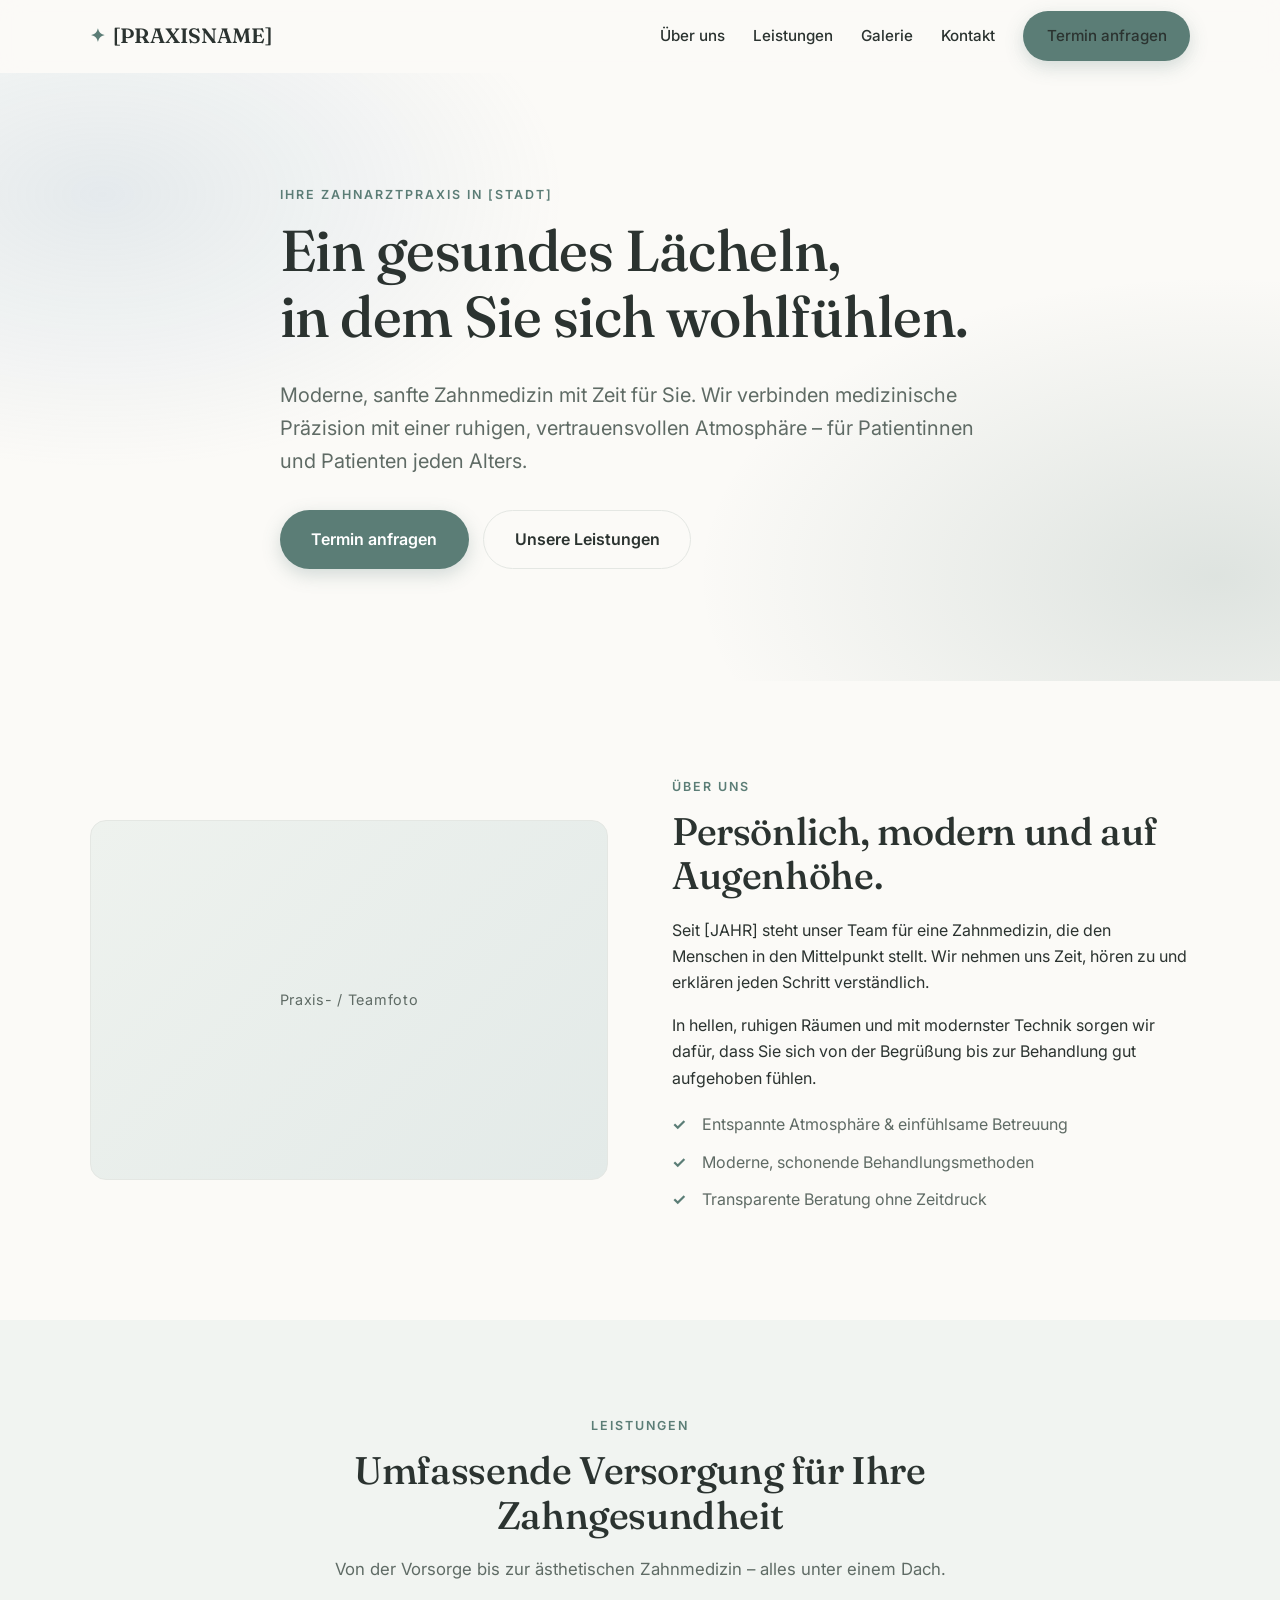
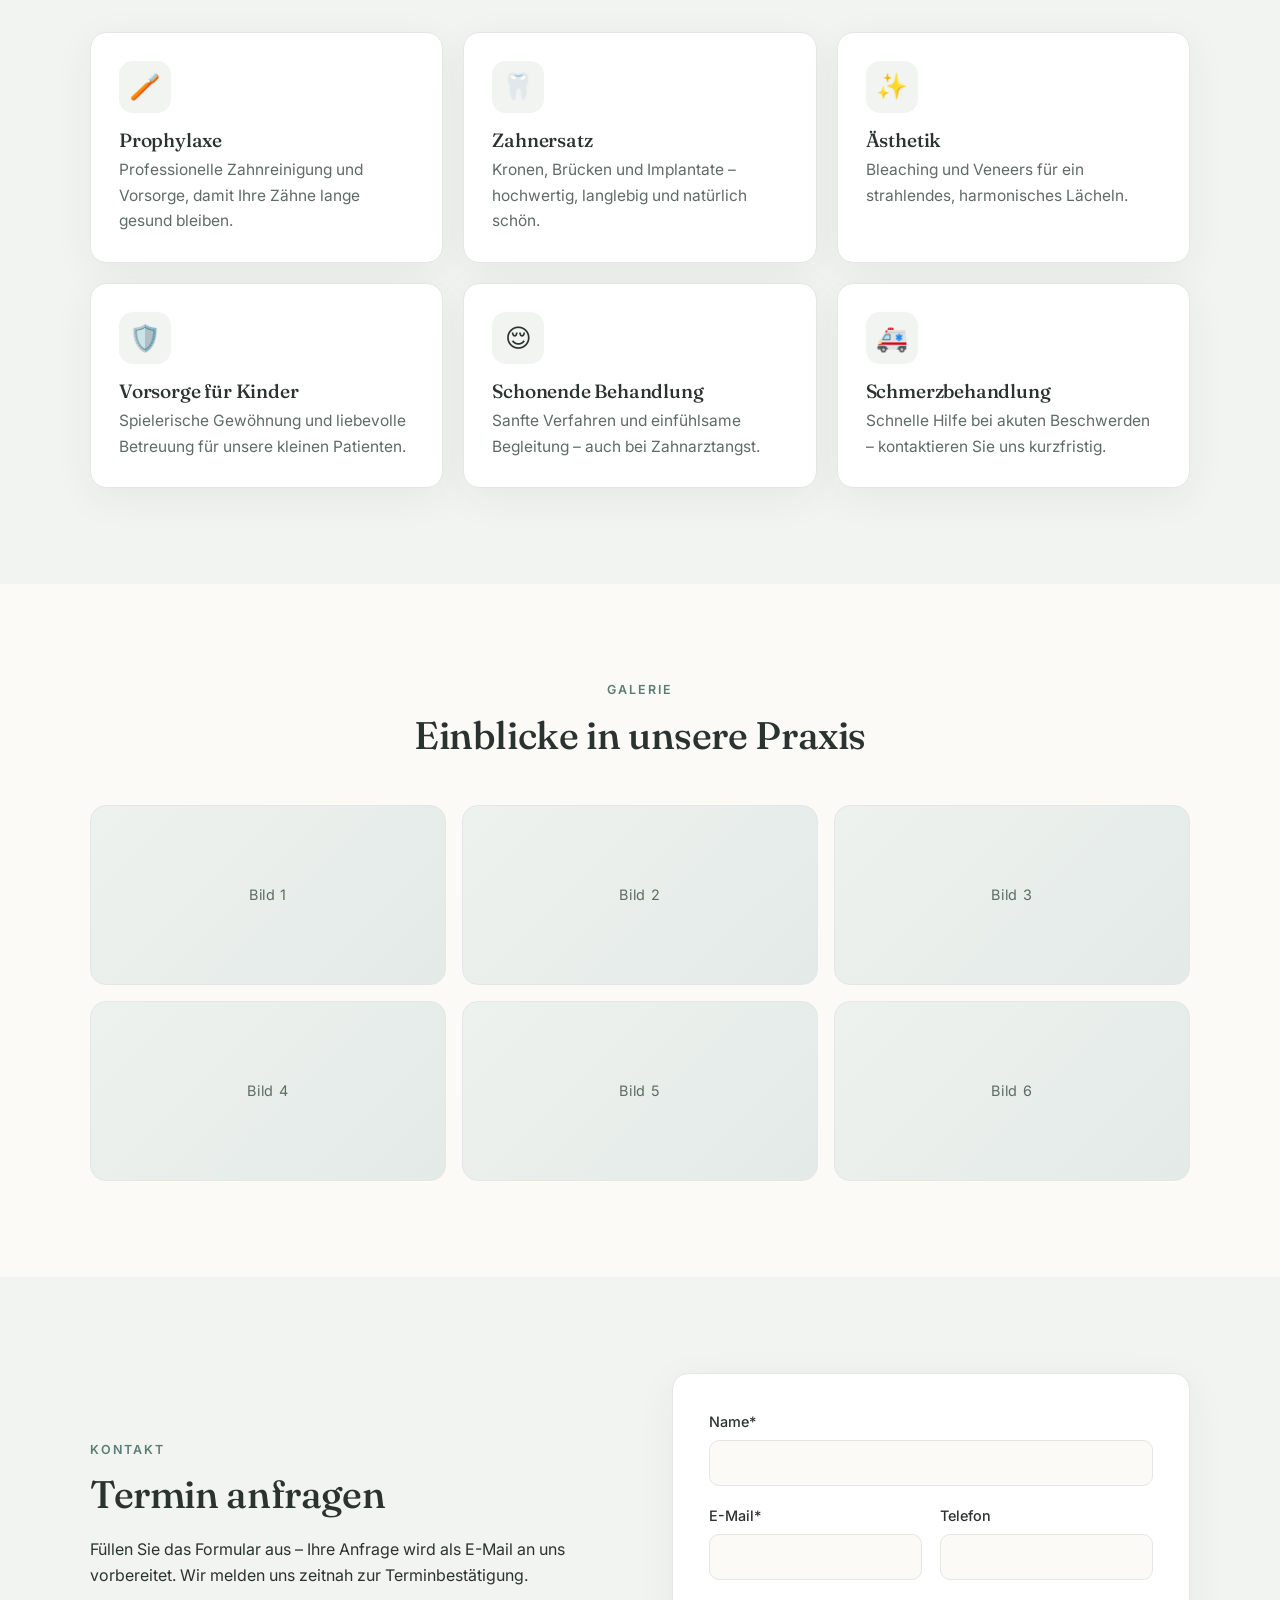
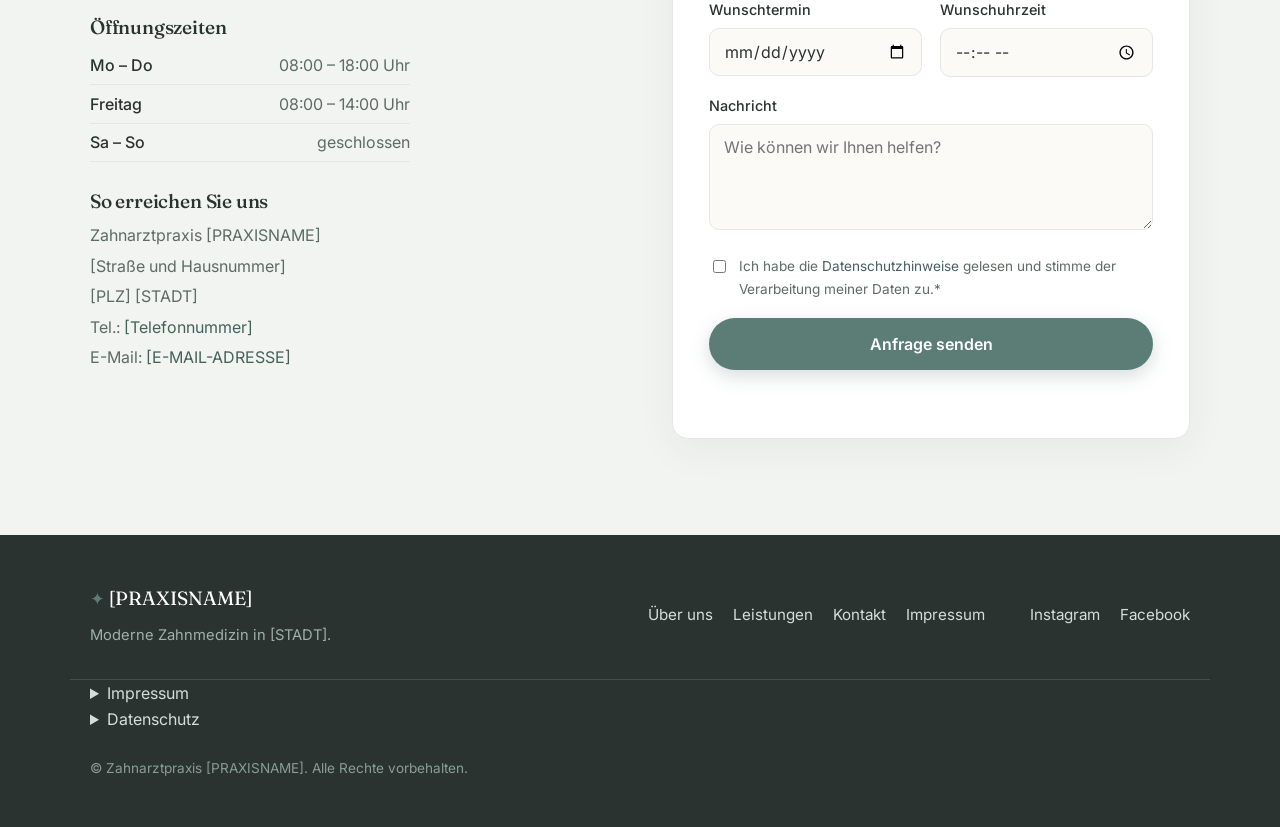
<file: index.html>
<!DOCTYPE html>
<html lang="de">
<head>
	<meta charset="UTF-8" />
	<meta name="viewport" content="width=device-width, initial-scale=1.0" />

	<!-- ============================================================= -->
	<!-- SEO / META  ·  Passe Titel und Beschreibung an deine Praxis an -->
	<!-- ============================================================= -->
	<title>Zahnarztpraxis [PRAXISNAME] – Moderne Zahnmedizin in [STADT]</title>
	<meta name="description" content="Zahnarztpraxis [PRAXISNAME] in [STADT]: moderne, sanfte Zahnmedizin. Prophylaxe, Zahnersatz und Ästhetik. Jetzt unkompliziert einen Termin anfragen." />
	<meta name="theme-color" content="#5b7d76" />

	<!-- Open Graph (Vorschau beim Teilen in sozialen Netzwerken) -->
	<meta property="og:title" content="Zahnarztpraxis [PRAXISNAME]" />
	<meta property="og:description" content="Moderne, sanfte Zahnmedizin in [STADT]." />
	<meta property="og:type" content="website" />
	<!-- <meta property="og:image" content="assets/images/og-bild.jpg" /> -->

	<link rel="stylesheet" href="css/styles.css" />

	<!-- Schriftart (optional anpassen oder lokal einbinden) -->
	<link rel="preconnect" href="https://fonts.googleapis.com" />
	<link rel="preconnect" href="https://fonts.gstatic.com" crossorigin />
	<link href="https://fonts.googleapis.com/css2?family=Fraunces:opsz,wght@9..144,400;9..144,500;9..144,600&family=Inter:wght@400;500;600&display=swap" rel="stylesheet" />
</head>
<body>

	<!-- ============================================================= -->
	<!-- HEADER / NAVIGATION                                            -->
	<!-- ============================================================= -->
	<header class="site-header" id="top">
		<div class="container header-inner">
			<!-- LOGO-PLATZHALTER: ersetze den Text durch dein Logo, z. B.
			     <img src="assets/images/logo.svg" alt="[PRAXISNAME]" /> -->
			<a href="#top" class="logo" aria-label="Zur Startseite">
				<span class="logo-mark" aria-hidden="true">✦</span>
				<span class="logo-text">[PRAXISNAME]</span>
			</a>

			<nav class="main-nav" id="main-nav" aria-label="Hauptnavigation">
				<a href="#ueber-uns">Über uns</a>
				<a href="#leistungen">Leistungen</a>
				<a href="#galerie">Galerie</a>
				<a href="#kontakt">Kontakt</a>
				<a href="#kontakt" class="btn btn-primary nav-cta">Termin anfragen</a>
			</nav>

			<button class="nav-toggle" id="nav-toggle" aria-expanded="false" aria-controls="main-nav" aria-label="Menü öffnen">
				<span></span><span></span><span></span>
			</button>
		</div>
	</header>

	<main>

		<!-- ========================================================= -->
		<!-- HERO                                                       -->
		<!-- ========================================================= -->
		<section class="hero" id="start">
			<div class="container hero-inner reveal">
				<p class="eyebrow">Ihre Zahnarztpraxis in [STADT]</p>
				<!-- SLOGAN-PLATZHALTER -->
				<h1>Ein gesundes Lächeln,<br />in dem Sie sich wohlfühlen.</h1>
				<p class="hero-lead">
					<!-- INTRO-PLATZHALTER -->
					Moderne, sanfte Zahnmedizin mit Zeit für Sie. Wir verbinden
					medizinische Präzision mit einer ruhigen, vertrauensvollen
					Atmosphäre – für Patientinnen und Patienten jeden Alters.
				</p>
				<div class="hero-actions">
					<a href="#kontakt" class="btn btn-primary btn-lg">Termin anfragen</a>
					<a href="#leistungen" class="btn btn-ghost btn-lg">Unsere Leistungen</a>
				</div>
			</div>
		</section>

		<!-- ========================================================= -->
		<!-- ÜBER UNS                                                   -->
		<!-- ========================================================= -->
		<section class="section" id="ueber-uns">
			<div class="container split reveal">
				<div class="split-media">
					<!-- BILD-PLATZHALTER: Team-/Praxisfoto
					     <img src="assets/images/team.jpg" alt="Unser Team" /> -->
					<div class="img-placeholder" aria-hidden="true">Praxis- / Teamfoto</div>
				</div>
				<div class="split-text">
					<p class="eyebrow">Über uns</p>
					<h2>Persönlich, modern und auf Augenhöhe.</h2>
					<!-- TEXT-PLATZHALTER -->
					<p>
						Seit [JAHR] steht unser Team für eine Zahnmedizin, die den
						Menschen in den Mittelpunkt stellt. Wir nehmen uns Zeit, hören
						zu und erklären jeden Schritt verständlich.
					</p>
					<p>
						In hellen, ruhigen Räumen und mit modernster Technik sorgen wir
						dafür, dass Sie sich von der Begrüßung bis zur Behandlung gut
						aufgehoben fühlen.
					</p>
					<ul class="check-list">
						<li>Entspannte Atmosphäre &amp; einfühlsame Betreuung</li>
						<li>Moderne, schonende Behandlungsmethoden</li>
						<li>Transparente Beratung ohne Zeitdruck</li>
					</ul>
				</div>
			</div>
		</section>

		<!-- ========================================================= -->
		<!-- LEISTUNGEN                                                 -->
		<!-- ========================================================= -->
		<section class="section section-alt" id="leistungen">
			<div class="container">
				<div class="section-head reveal">
					<p class="eyebrow">Leistungen</p>
					<h2>Umfassende Versorgung für Ihre Zahngesundheit</h2>
					<p class="section-sub">Von der Vorsorge bis zur ästhetischen Zahnmedizin – alles unter einem Dach.</p>
				</div>

				<!-- LEISTUNGS-CARDS: Inhalte frei anpassbar -->
				<div class="card-grid reveal">
					<article class="card">
						<div class="card-icon" aria-hidden="true">🪥</div>
						<h3>Prophylaxe</h3>
						<p>Professionelle Zahnreinigung und Vorsorge, damit Ihre Zähne lange gesund bleiben.</p>
					</article>
					<article class="card">
						<div class="card-icon" aria-hidden="true">🦷</div>
						<h3>Zahnersatz</h3>
						<p>Kronen, Brücken und Implantate – hochwertig, langlebig und natürlich schön.</p>
					</article>
					<article class="card">
						<div class="card-icon" aria-hidden="true">✨</div>
						<h3>Ästhetik</h3>
						<p>Bleaching und Veneers für ein strahlendes, harmonisches Lächeln.</p>
					</article>
					<article class="card">
						<div class="card-icon" aria-hidden="true">🛡️</div>
						<h3>Vorsorge für Kinder</h3>
						<p>Spielerische Gewöhnung und liebevolle Betreuung für unsere kleinen Patienten.</p>
					</article>
					<article class="card">
						<div class="card-icon" aria-hidden="true">😌</div>
						<h3>Schonende Behandlung</h3>
						<p>Sanfte Verfahren und einfühlsame Begleitung – auch bei Zahnarztangst.</p>
					</article>
					<article class="card">
						<div class="card-icon" aria-hidden="true">🚑</div>
						<h3>Schmerzbehandlung</h3>
						<p>Schnelle Hilfe bei akuten Beschwerden – kontaktieren Sie uns kurzfristig.</p>
					</article>
				</div>
			</div>
		</section>

		<!-- ========================================================= -->
		<!-- GALERIE                                                    -->
		<!-- ========================================================= -->
		<section class="section" id="galerie">
			<div class="container">
				<div class="section-head reveal">
					<p class="eyebrow">Galerie</p>
					<h2>Einblicke in unsere Praxis</h2>
				</div>
				<!-- GALERIE-PLATZHALTER: ersetze die Boxen durch <img>-Tags,
				     z. B. <img src="assets/images/praxis-1.jpg" alt="Empfang" /> -->
				<div class="gallery reveal">
					<div class="img-placeholder" aria-hidden="true">Bild 1</div>
					<div class="img-placeholder" aria-hidden="true">Bild 2</div>
					<div class="img-placeholder" aria-hidden="true">Bild 3</div>
					<div class="img-placeholder" aria-hidden="true">Bild 4</div>
					<div class="img-placeholder" aria-hidden="true">Bild 5</div>
					<div class="img-placeholder" aria-hidden="true">Bild 6</div>
				</div>
			</div>
		</section>

		<!-- ========================================================= -->
		<!-- KONTAKT & TERMINANFRAGE                                    -->
		<!-- ========================================================= -->
		<section class="section section-alt" id="kontakt">
			<div class="container split reveal">

				<div class="split-text">
					<p class="eyebrow">Kontakt</p>
					<h2>Termin anfragen</h2>
					<p>Füllen Sie das Formular aus – Ihre Anfrage wird als E-Mail an uns vorbereitet. Wir melden uns zeitnah zur Terminbestätigung.</p>

					<div class="info-block">
						<h3>Öffnungszeiten</h3>
						<!-- ÖFFNUNGSZEITEN-PLATZHALTER -->
						<dl class="hours">
							<div><dt>Mo – Do</dt><dd>08:00 – 18:00 Uhr</dd></div>
							<div><dt>Freitag</dt><dd>08:00 – 14:00 Uhr</dd></div>
							<div><dt>Sa – So</dt><dd>geschlossen</dd></div>
						</dl>
					</div>

					<div class="info-block">
						<h3>So erreichen Sie uns</h3>
						<!-- ADRESS-/KONTAKT-PLATZHALTER -->
						<address>
							Zahnarztpraxis [PRAXISNAME]<br />
							[Straße und Hausnummer]<br />
							[PLZ] [STADT]<br />
							Tel.: <a href="tel:+49000000000">[Telefonnummer]</a><br />
							E-Mail: <a href="mailto:[E-MAIL-ADRESSE]">[E-MAIL-ADRESSE]</a>
						</address>
					</div>
				</div>

				<div class="split-form">
					<!-- =================================================== -->
					<!-- KONTAKTFORMULAR                                      -->
					<!-- Dieses Formular sendet die Anfrage direkt über       -->
					<!-- Formspree. Tragen Sie Ihre Endpoint-URL in action ein. -->
					<!-- =================================================== -->
					<form id="appointment-form" class="form" action="https://formspree.io/f/xdavydow" method="POST" novalidate>
						<input type="hidden" name="_subject" value="Neue Terminanfrage über die Website" />
						<input type="text" name="_gotcha" style="display:none" tabindex="-1" autocomplete="off" aria-hidden="true" />
						<div class="field">
							<label for="name">Name<span aria-hidden="true">*</span></label>
							<input type="text" id="name" name="name" autocomplete="name" required />
						</div>
						<div class="field-row">
							<div class="field">
								<label for="email">E-Mail<span aria-hidden="true">*</span></label>
								<input type="email" id="email" name="email" autocomplete="email" required />
							</div>
							<div class="field">
								<label for="phone">Telefon</label>
								<input type="tel" id="phone" name="phone" autocomplete="tel" />
							</div>
						</div>
						<div class="field-row">
							<div class="field">
								<label for="date">Wunschtermin</label>
								<input type="date" id="date" name="date" />
							</div>
							<div class="field">
								<label for="time">Wunschuhrzeit</label>
								<input type="time" id="time" name="time" />
							</div>
						</div>
						<div class="field">
							<label for="message">Nachricht</label>
							<textarea id="message" name="message" rows="4" placeholder="Wie können wir Ihnen helfen?"></textarea>
						</div>
						<div class="field field-check">
							<input type="checkbox" id="privacy" name="privacy" required />
							<label for="privacy">Ich habe die <a href="#datenschutz">Datenschutzhinweise</a> gelesen und stimme der Verarbeitung meiner Daten zu.<span aria-hidden="true">*</span></label>
						</div>
						<button type="submit" class="btn btn-primary btn-lg btn-block">Anfrage senden</button>
						<p class="form-status" id="form-status" role="status" aria-live="polite"></p>
					</form>
				</div>

			</div>
		</section>
	</main>

	<!-- ============================================================= -->
	<!-- FOOTER                                                        -->
	<!-- ============================================================= -->
	<footer class="site-footer">
		<div class="container footer-inner">
			<div class="footer-brand">
				<span class="logo-mark" aria-hidden="true">✦</span>
				<span class="logo-text">[PRAXISNAME]</span>
				<p>Moderne Zahnmedizin in [STADT].</p>
			</div>
			<nav class="footer-nav" aria-label="Footer-Navigation">
				<a href="#ueber-uns">Über uns</a>
				<a href="#leistungen">Leistungen</a>
				<a href="#kontakt">Kontakt</a>
				<a href="#impressum">Impressum</a>
			</nav>
			<!-- SOCIAL MEDIA (optional): Links anpassen oder entfernen -->
			<div class="footer-social" aria-label="Soziale Netzwerke">
				<a href="#" aria-label="Instagram">Instagram</a>
				<a href="#" aria-label="Facebook">Facebook</a>
			</div>
		</div>

		<!-- ========================================================= -->
		<!-- IMPRESSUM (integriert)  ·  Pflichtangaben anpassen!        -->
		<!-- ========================================================= -->
		<div class="container legal" id="impressum">
			<details>
				<summary>Impressum</summary>
				<div class="legal-body">
					<!-- IMPRESSUM-PLATZHALTER (Angaben gemäß § 5 DDG / § 18 MStV) -->
					<p><strong>Angaben gemäß § 5 DDG</strong></p>
					<p>
						Zahnarztpraxis [PRAXISNAME]<br />
						[Inhaber/in: Dr. Vorname Nachname]<br />
						[Straße und Hausnummer]<br />
						[PLZ] [STADT]
					</p>
					<p>
						<strong>Kontakt</strong><br />
						Telefon: [Telefonnummer]<br />
						E-Mail: [E-MAIL-ADRESSE]
					</p>
					<p>
						<strong>Berufsbezeichnung &amp; berufsrechtliche Regelungen</strong><br />
						Berufsbezeichnung: Zahnärztin/Zahnarzt (verliehen in Deutschland)<br />
						Zuständige Zahnärztekammer: [Kammer]<br />
						Kassenzahnärztliche Vereinigung: [KZV]
					</p>
					<p>
						<strong>Verantwortlich für den Inhalt (§ 18 Abs. 2 MStV)</strong><br />
						[Name], [Adresse wie oben]
					</p>
				</div>
			</details>
			<details id="datenschutz">
				<summary>Datenschutz</summary>
				<div class="legal-body">
					<!-- DATENSCHUTZ-PLATZHALTER: vollständige Datenschutzerklärung ergänzen -->
					<p>Hier folgt Ihre Datenschutzerklärung gemäß DSGVO. [PLATZHALTER]</p>
				</div>
			</details>
			<p class="copyright">&copy; <span id="year"></span> Zahnarztpraxis [PRAXISNAME]. Alle Rechte vorbehalten.</p>
		</div>
	</footer>

	<script src="js/script.js" defer></script>
</body>
</html>
</file>
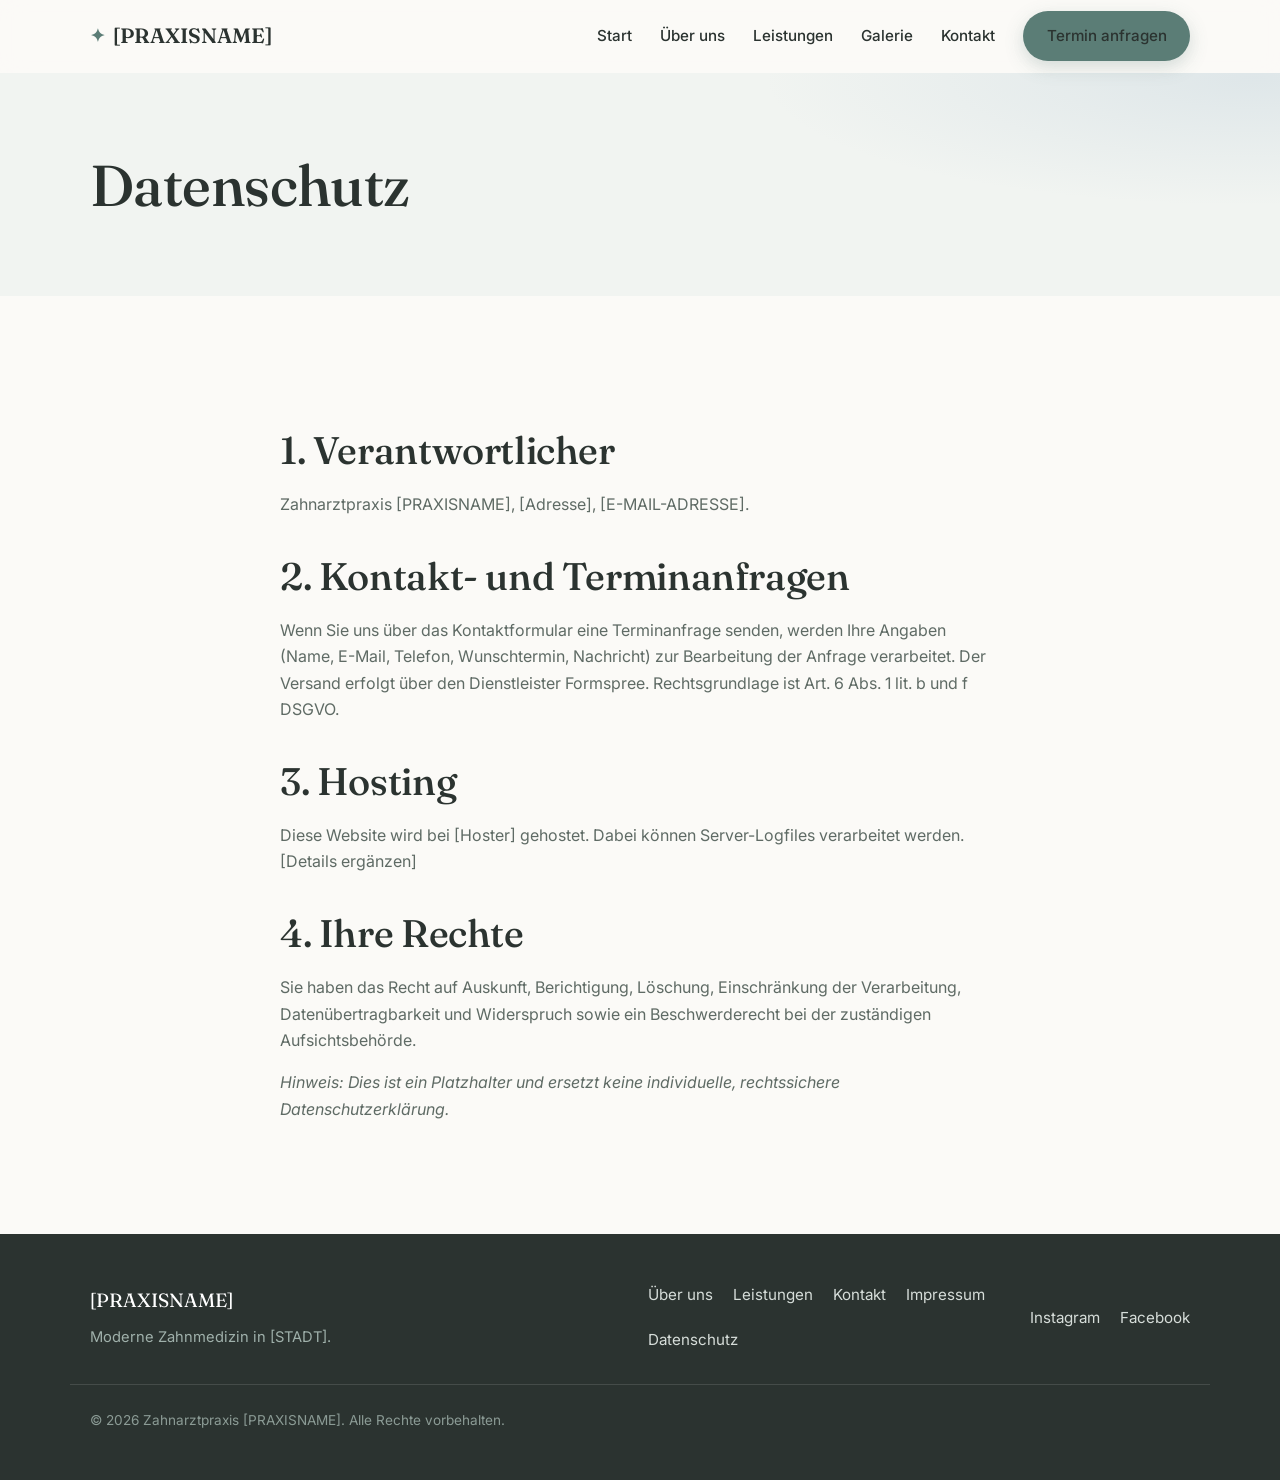
<file: datenschutz.html>
<!DOCTYPE html>
<html lang="de">
<head>
	<meta charset="UTF-8" />
	<meta name="viewport" content="width=device-width, initial-scale=1.0" />
	<title>Datenschutz – Zahnarztpraxis [PRAXISNAME]</title>
	<meta name="description" content="Datenschutzerklärung der Zahnarztpraxis [PRAXISNAME]." />
	<meta name="robots" content="noindex" />
	<meta name="theme-color" content="#5b7d76" />
	<link rel="stylesheet" href="css/styles.css" />
	<link rel="preconnect" href="https://fonts.googleapis.com" />
	<link rel="preconnect" href="https://fonts.gstatic.com" crossorigin />
	<link href="https://fonts.googleapis.com/css2?family=Fraunces:opsz,wght@9..144,400;9..144,500;9..144,600&family=Inter:wght@400;500;600&display=swap" rel="stylesheet" />
</head>
<body>
	<div class="scroll-progress" aria-hidden="true"></div>
	<header class="site-header" id="top">
		<div class="container header-inner">
			<a href="index.html" class="logo" aria-label="Zur Startseite"><span class="logo-mark" aria-hidden="true">✦</span><span class="logo-text">[PRAXISNAME]</span></a>
			<nav class="main-nav" id="main-nav" aria-label="Hauptnavigation">
				<a href="index.html">Start</a>
				<a href="ueber-uns.html">Über uns</a>
				<a href="leistungen.html">Leistungen</a>
				<a href="galerie.html">Galerie</a>
				<a href="kontakt.html">Kontakt</a>
				<a href="kontakt.html" class="btn btn-primary nav-cta">Termin anfragen</a>
			</nav>
			<button class="nav-toggle" id="nav-toggle" aria-expanded="false" aria-controls="main-nav" aria-label="Menü öffnen"><span></span><span></span><span></span></button>
		</div>
	</header>

	<main>
		<section class="page-hero">
			<div class="container">
				<h1 data-animate="fade-up">Datenschutz</h1>
			</div>
		</section>
		<section class="section">
			<div class="container legal-page" data-animate="fade-up">
				<!-- DATENSCHUTZ-PLATZHALTER: vollständige, rechtssichere Erklärung ergänzen.
				     Tipp: einen Datenschutz-Generator nutzen und an die Praxis anpassen. -->
				<h2>1. Verantwortlicher</h2>
				<p>Zahnarztpraxis [PRAXISNAME], [Adresse], [E-MAIL-ADRESSE].</p>
				<h2>2. Kontakt- und Terminanfragen</h2>
				<p>Wenn Sie uns über das Kontaktformular eine Terminanfrage senden, werden Ihre Angaben (Name, E-Mail, Telefon, Wunschtermin, Nachricht) zur Bearbeitung der Anfrage verarbeitet. Der Versand erfolgt über den Dienstleister Formspree. Rechtsgrundlage ist Art. 6 Abs. 1 lit. b und f DSGVO.</p>
				<h2>3. Hosting</h2>
				<p>Diese Website wird bei [Hoster] gehostet. Dabei können Server-Logfiles verarbeitet werden. [Details ergänzen]</p>
				<h2>4. Ihre Rechte</h2>
				<p>Sie haben das Recht auf Auskunft, Berichtigung, Löschung, Einschränkung der Verarbeitung, Datenübertragbarkeit und Widerspruch sowie ein Beschwerderecht bei der zuständigen Aufsichtsbehörde.</p>
				<p><em>Hinweis: Dies ist ein Platzhalter und ersetzt keine individuelle, rechtssichere Datenschutzerklärung.</em></p>
			</div>
		</section>
	</main>

	<footer class="site-footer">
		<div class="container footer-inner">
			<div class="footer-brand"><span class="logo-text">[PRAXISNAME]</span><p>Moderne Zahnmedizin in [STADT].</p></div>
			<nav class="footer-nav" aria-label="Footer-Navigation"><a href="ueber-uns.html">Über uns</a><a href="leistungen.html">Leistungen</a><a href="kontakt.html">Kontakt</a><a href="impressum.html">Impressum</a><a href="datenschutz.html">Datenschutz</a></nav>
			<div class="footer-social" aria-label="Soziale Netzwerke"><a href="#" aria-label="Instagram">Instagram</a><a href="#" aria-label="Facebook">Facebook</a></div>
		</div>
		<div class="container"><p class="copyright">&copy; <span data-year></span> Zahnarztpraxis [PRAXISNAME]. Alle Rechte vorbehalten.</p></div>
	</footer>
	<script src="js/script.js" defer></script>
</body>
</html>
</file>
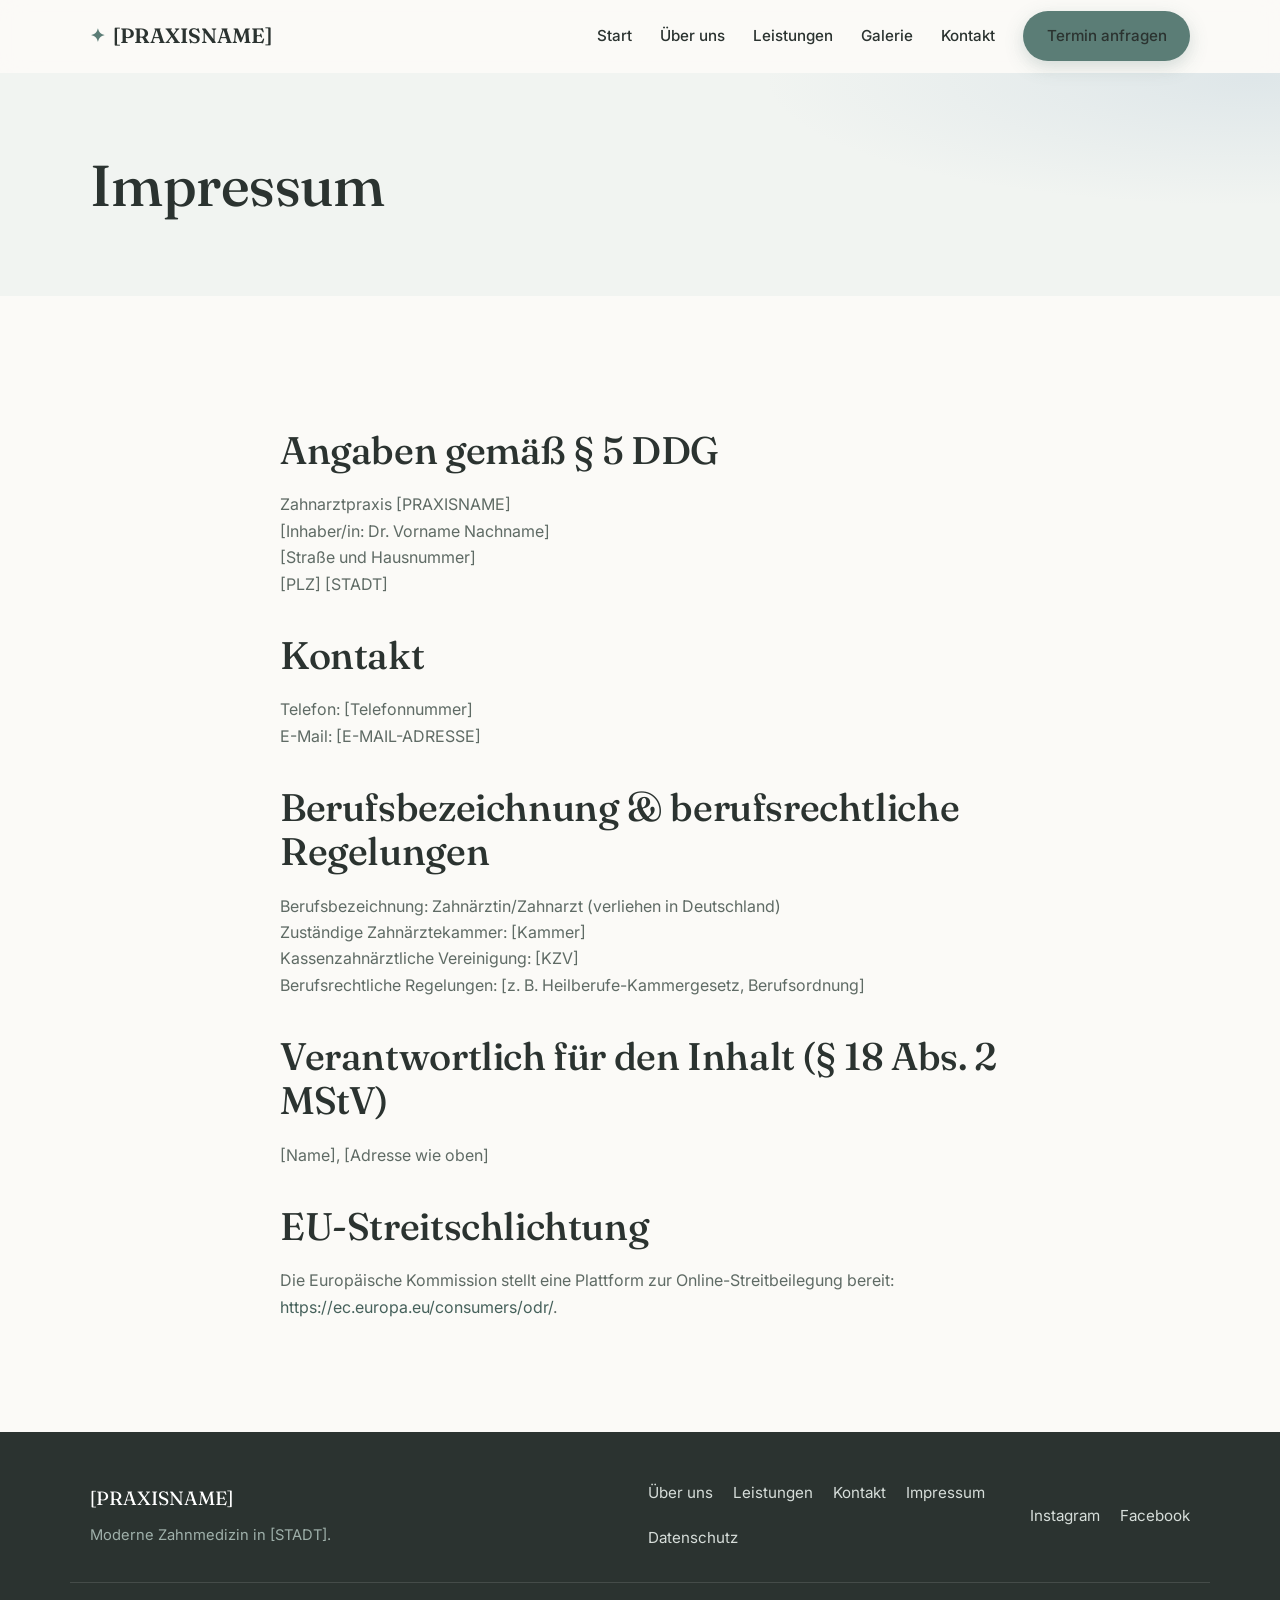
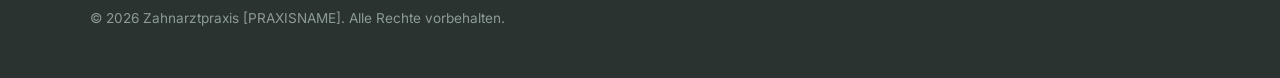
<file: impressum.html>
<!DOCTYPE html>
<html lang="de">
<head>
	<meta charset="UTF-8" />
	<meta name="viewport" content="width=device-width, initial-scale=1.0" />
	<title>Impressum – Zahnarztpraxis [PRAXISNAME]</title>
	<meta name="description" content="Impressum der Zahnarztpraxis [PRAXISNAME]." />
	<meta name="robots" content="noindex" />
	<meta name="theme-color" content="#5b7d76" />
	<link rel="stylesheet" href="css/styles.css" />
	<link rel="preconnect" href="https://fonts.googleapis.com" />
	<link rel="preconnect" href="https://fonts.gstatic.com" crossorigin />
	<link href="https://fonts.googleapis.com/css2?family=Fraunces:opsz,wght@9..144,400;9..144,500;9..144,600&family=Inter:wght@400;500;600&display=swap" rel="stylesheet" />
</head>
<body>
	<div class="scroll-progress" aria-hidden="true"></div>
	<header class="site-header" id="top">
		<div class="container header-inner">
			<a href="index.html" class="logo" aria-label="Zur Startseite"><span class="logo-mark" aria-hidden="true">✦</span><span class="logo-text">[PRAXISNAME]</span></a>
			<nav class="main-nav" id="main-nav" aria-label="Hauptnavigation">
				<a href="index.html">Start</a>
				<a href="ueber-uns.html">Über uns</a>
				<a href="leistungen.html">Leistungen</a>
				<a href="galerie.html">Galerie</a>
				<a href="kontakt.html">Kontakt</a>
				<a href="kontakt.html" class="btn btn-primary nav-cta">Termin anfragen</a>
			</nav>
			<button class="nav-toggle" id="nav-toggle" aria-expanded="false" aria-controls="main-nav" aria-label="Menü öffnen"><span></span><span></span><span></span></button>
		</div>
	</header>

	<main>
		<section class="page-hero">
			<div class="container">
				<h1 data-animate="fade-up">Impressum</h1>
			</div>
		</section>
		<section class="section">
			<div class="container legal-page" data-animate="fade-up">
				<!-- IMPRESSUM-PLATZHALTER (Angaben gemäß § 5 DDG / § 18 MStV) -->
				<h2>Angaben gemäß § 5 DDG</h2>
				<p>Zahnarztpraxis [PRAXISNAME]<br />[Inhaber/in: Dr. Vorname Nachname]<br />[Straße und Hausnummer]<br />[PLZ] [STADT]</p>
				<h2>Kontakt</h2>
				<p>Telefon: [Telefonnummer]<br />E-Mail: [E-MAIL-ADRESSE]</p>
				<h2>Berufsbezeichnung &amp; berufsrechtliche Regelungen</h2>
				<p>Berufsbezeichnung: Zahnärztin/Zahnarzt (verliehen in Deutschland)<br />Zuständige Zahnärztekammer: [Kammer]<br />Kassenzahnärztliche Vereinigung: [KZV]<br />Berufsrechtliche Regelungen: [z. B. Heilberufe-Kammergesetz, Berufsordnung]</p>
				<h2>Verantwortlich für den Inhalt (§ 18 Abs. 2 MStV)</h2>
				<p>[Name], [Adresse wie oben]</p>
				<h2>EU-Streitschlichtung</h2>
				<p>Die Europäische Kommission stellt eine Plattform zur Online-Streitbeilegung bereit: <a href="https://ec.europa.eu/consumers/odr/" rel="noopener">https://ec.europa.eu/consumers/odr/</a>.</p>
			</div>
		</section>
	</main>

	<footer class="site-footer">
		<div class="container footer-inner">
			<div class="footer-brand"><span class="logo-text">[PRAXISNAME]</span><p>Moderne Zahnmedizin in [STADT].</p></div>
			<nav class="footer-nav" aria-label="Footer-Navigation"><a href="ueber-uns.html">Über uns</a><a href="leistungen.html">Leistungen</a><a href="kontakt.html">Kontakt</a><a href="impressum.html">Impressum</a><a href="datenschutz.html">Datenschutz</a></nav>
			<div class="footer-social" aria-label="Soziale Netzwerke"><a href="#" aria-label="Instagram">Instagram</a><a href="#" aria-label="Facebook">Facebook</a></div>
		</div>
		<div class="container"><p class="copyright">&copy; <span data-year></span> Zahnarztpraxis [PRAXISNAME]. Alle Rechte vorbehalten.</p></div>
	</footer>
	<script src="js/script.js" defer></script>
</body>
</html>
</file>
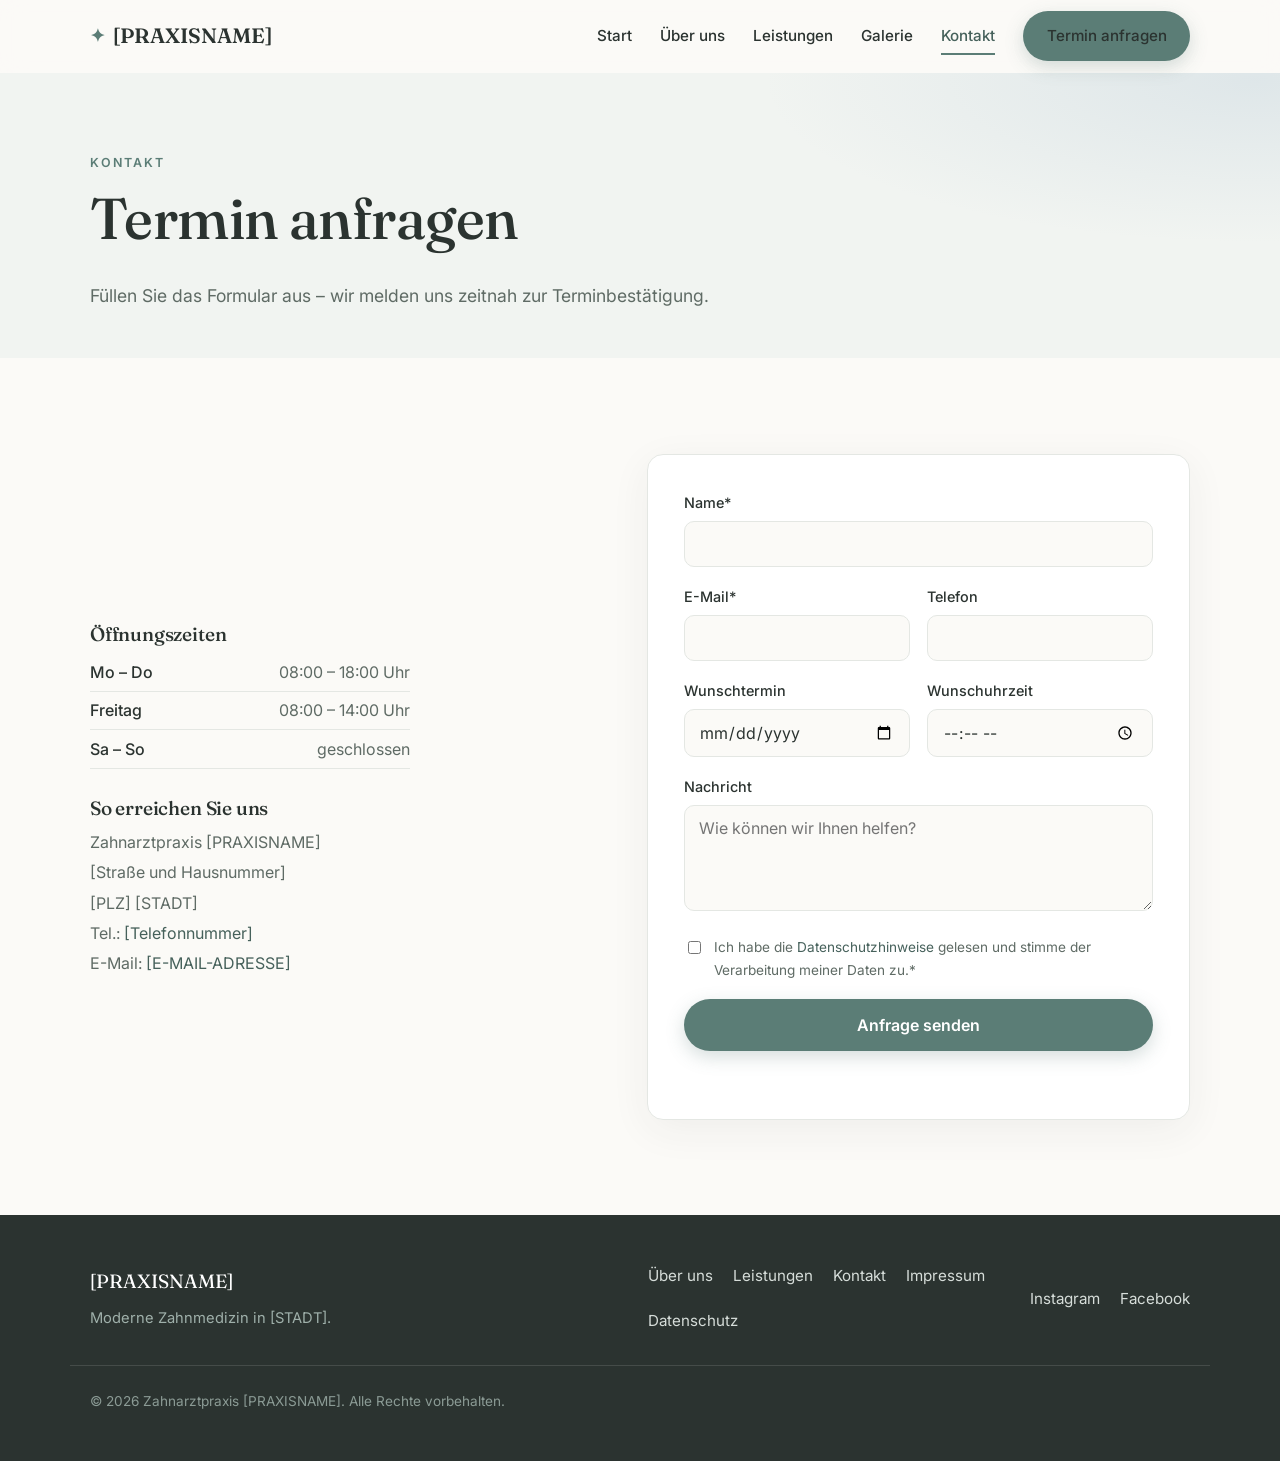
<file: kontakt.html>
<!DOCTYPE html>
<html lang="de">
<head>
	<meta charset="UTF-8" />
	<meta name="viewport" content="width=device-width, initial-scale=1.0" />
	<title>Kontakt &amp; Termin – Zahnarztpraxis [PRAXISNAME]</title>
	<meta name="description" content="Termin anfragen, Öffnungszeiten und Anfahrt der Zahnarztpraxis [PRAXISNAME] in [STADT]." />
	<meta name="theme-color" content="#5b7d76" />
	<link rel="stylesheet" href="css/styles.css" />
	<link rel="preconnect" href="https://fonts.googleapis.com" />
	<link rel="preconnect" href="https://fonts.gstatic.com" crossorigin />
	<link href="https://fonts.googleapis.com/css2?family=Fraunces:opsz,wght@9..144,400;9..144,500;9..144,600&family=Inter:wght@400;500;600&display=swap" rel="stylesheet" />
</head>
<body>
	<div class="scroll-progress" aria-hidden="true"></div>
	<header class="site-header" id="top">
		<div class="container header-inner">
			<a href="index.html" class="logo" aria-label="Zur Startseite"><span class="logo-mark" aria-hidden="true">✦</span><span class="logo-text">[PRAXISNAME]</span></a>
			<nav class="main-nav" id="main-nav" aria-label="Hauptnavigation">
				<a href="index.html">Start</a>
				<a href="ueber-uns.html">Über uns</a>
				<a href="leistungen.html">Leistungen</a>
				<a href="galerie.html">Galerie</a>
				<a href="kontakt.html" aria-current="page">Kontakt</a>
				<a href="kontakt.html" class="btn btn-primary nav-cta">Termin anfragen</a>
			</nav>
			<button class="nav-toggle" id="nav-toggle" aria-expanded="false" aria-controls="main-nav" aria-label="Menü öffnen"><span></span><span></span><span></span></button>
		</div>
	</header>

	<main>
		<section class="page-hero">
			<div class="container">
				<p class="eyebrow" data-animate="fade-up">Kontakt</p>
				<h1 data-animate="fade-up" data-delay="1">Termin anfragen</h1>
				<p class="lead" data-animate="fade-up" data-delay="2">Füllen Sie das Formular aus – wir melden uns zeitnah zur Terminbestätigung.</p>
			</div>
		</section>

		<section class="section contact">
			<div class="container split">
				<div class="split-text" data-animate="fade-right">
					<div class="info-block">
						<h3>Öffnungszeiten</h3>
						<!-- ÖFFNUNGSZEITEN-PLATZHALTER -->
						<dl class="hours">
							<div><dt>Mo – Do</dt><dd>08:00 – 18:00 Uhr</dd></div>
							<div><dt>Freitag</dt><dd>08:00 – 14:00 Uhr</dd></div>
							<div><dt>Sa – So</dt><dd>geschlossen</dd></div>
						</dl>
					</div>
					<div class="info-block">
						<h3>So erreichen Sie uns</h3>
						<!-- ADRESS-/KONTAKT-PLATZHALTER -->
						<address>
							Zahnarztpraxis [PRAXISNAME]<br />
							[Straße und Hausnummer]<br />
							[PLZ] [STADT]<br />
							Tel.: <a href="tel:+49000000000">[Telefonnummer]</a><br />
							E-Mail: <a href="mailto:[E-MAIL-ADRESSE]">[E-MAIL-ADRESSE]</a>
						</address>
					</div>
					<!-- KARTE (optional): Google-Maps-Embed hier einfügen -->
				</div>

				<div class="split-form" data-animate="fade-left">
					<!-- ============================================================ -->
					<!-- TERMINFORMULAR über FORMSPREE                                 -->
					<!-- 1) Kostenloses Konto auf https://formspree.io anlegen        -->
					<!-- 2) Neues Formular erstellen → du erhältst eine Endpoint-URL  -->
					<!--    der Form: https://formspree.io/f/abcdwxyz                  -->
					<!-- 3) Die ID unten im action-Attribut ersetzen                  -->
					<!-- ============================================================ -->
					<form id="appointment-form" class="form"
						action="https://formspree.io/f/xdavydow"
						method="POST" novalidate>

						<!-- Betreff der E-Mail (optional anpassbar) -->
						<input type="hidden" name="_subject" value="Neue Terminanfrage über die Website" />

						<div class="field">
							<label for="name">Name<span aria-hidden="true">*</span></label>
							<input type="text" id="name" name="name" autocomplete="name" required />
						</div>
						<div class="field-row">
							<div class="field">
								<label for="email">E-Mail<span aria-hidden="true">*</span></label>
								<!-- name="email" sorgt dafür, dass Formspree direkt antworten kann -->
								<input type="email" id="email" name="email" autocomplete="email" required />
							</div>
							<div class="field">
								<label for="phone">Telefon</label>
								<input type="tel" id="phone" name="phone" autocomplete="tel" />
							</div>
						</div>
						<div class="field-row">
							<div class="field">
								<label for="date">Wunschtermin</label>
								<input type="date" id="date" name="wunschtermin" />
							</div>
							<div class="field">
								<label for="time">Wunschuhrzeit</label>
								<input type="time" id="time" name="wunschuhrzeit" />
							</div>
						</div>
						<div class="field">
							<label for="message">Nachricht</label>
							<textarea id="message" name="message" rows="4" placeholder="Wie können wir Ihnen helfen?"></textarea>
						</div>
						<div class="field field-check">
							<input type="checkbox" id="privacy" name="datenschutz_akzeptiert" required />
							<label for="privacy">Ich habe die <a href="datenschutz.html">Datenschutzhinweise</a> gelesen und stimme der Verarbeitung meiner Daten zu.<span aria-hidden="true">*</span></label>
						</div>

						<!-- Honeypot gegen Spam (von Formspree unterstützt) -->
						<input type="text" name="_gotcha" style="display:none" tabindex="-1" autocomplete="off" aria-hidden="true" />

						<button type="submit" class="btn btn-primary btn-lg btn-block">Anfrage senden</button>
						<p class="form-status" id="form-status" role="status" aria-live="polite"></p>
					</form>
				</div>
			</div>
		</section>
	</main>

	<footer class="site-footer">
		<div class="container footer-inner">
			<div class="footer-brand"><span class="logo-text">[PRAXISNAME]</span><p>Moderne Zahnmedizin in [STADT].</p></div>
			<nav class="footer-nav" aria-label="Footer-Navigation"><a href="ueber-uns.html">Über uns</a><a href="leistungen.html">Leistungen</a><a href="kontakt.html">Kontakt</a><a href="impressum.html">Impressum</a><a href="datenschutz.html">Datenschutz</a></nav>
			<div class="footer-social" aria-label="Soziale Netzwerke"><a href="#" aria-label="Instagram">Instagram</a><a href="#" aria-label="Facebook">Facebook</a></div>
		</div>
		<div class="container"><p class="copyright">&copy; <span data-year></span> Zahnarztpraxis [PRAXISNAME]. Alle Rechte vorbehalten.</p></div>
	</footer>
	<script src="js/script.js" defer></script>
</body>
</html>
</file>
<file: css/styles.css>
/* =================================================================
   Zahnarztpraxis [PRAXISNAME] – Stylesheet (Mehrseiten-Website)
   Mobile-First · Modern · Minimalistisch · Salbeigrün
   ----------------------------------------------------------------
   Farben & Schriften zentral über die CSS-Variablen unten anpassbar.
   ================================================================= */

:root {
	/* ---- Farbpalette ---- */
	--color-bg: #fbfaf7;
	--color-surface: #ffffff;
	--color-surface-alt: #f1f4f1;
	--color-text: #2b3330;
	--color-muted: #5f6b65;
	--color-primary: #5b7d76;
	--color-primary-dark: #46615b;
	--color-accent: #8aa9c4;
	--color-border: #e4e7e3;

	/* ---- Typografie ---- */
	--font-head: "Fraunces", Georgia, "Times New Roman", serif;
	--font-body: "Inter", system-ui, -apple-system, "Segoe UI", Roboto, sans-serif;

	/* ---- Layout ---- */
	--maxw: 1140px;
	--radius: 16px;
	--radius-sm: 10px;
	--shadow: 0 10px 40px rgba(43, 51, 48, 0.06);
	--shadow-hover: 0 16px 50px rgba(43, 51, 48, 0.12);
	--ease: cubic-bezier(0.22, 1, 0.36, 1);
	--header-h: 72px;
}

*, *::before, *::after { box-sizing: border-box; }
html { scroll-behavior: smooth; scroll-padding-top: var(--header-h); }
body {
	margin: 0;
	font-family: var(--font-body);
	color: var(--color-text);
	background: var(--color-bg);
	line-height: 1.65;
	-webkit-font-smoothing: antialiased;
	text-rendering: optimizeLegibility;
	overflow-x: hidden;
}
img { max-width: 100%; display: block; }
a { color: var(--color-primary-dark); text-decoration: none; }
a:hover { text-decoration: underline; }
h1, h2, h3 {
	font-family: var(--font-head);
	font-weight: 500;
	line-height: 1.15;
	color: var(--color-text);
	margin: 0 0 0.5em;
	letter-spacing: -0.01em;
}
h1 { font-size: clamp(2.1rem, 5vw, 3.6rem); }
h2 { font-size: clamp(1.6rem, 3.5vw, 2.4rem); }
h3 { font-size: 1.2rem; }
p { margin: 0 0 1rem; }

.container {
	width: 100%;
	max-width: var(--maxw);
	margin: 0 auto;
	padding: 0 1.25rem;
}
.eyebrow {
	text-transform: uppercase;
	letter-spacing: 0.16em;
	font-size: 0.78rem;
	font-weight: 600;
	color: var(--color-primary);
	margin-bottom: 0.75rem;
}

/* =================================================================
   SCROLL-FORTSCHRITTSBALKEN
   ================================================================= */
.scroll-progress {
	position: fixed;
	top: 0; left: 0;
	height: 3px;
	width: 100%;
	transform: scaleX(0);
	transform-origin: 0 50%;
	background: linear-gradient(90deg, var(--color-primary), var(--color-accent));
	z-index: 100;
	will-change: transform;
}

/* =================================================================
   BUTTONS
   ================================================================= */
.btn {
	display: inline-flex;
	align-items: center;
	justify-content: center;
	gap: 0.5rem;
	font-family: var(--font-body);
	font-weight: 600;
	font-size: 0.95rem;
	padding: 0.7rem 1.4rem;
	border-radius: 999px;
	border: 1px solid transparent;
	cursor: pointer;
	transition: transform 0.35s var(--ease), background 0.35s var(--ease),
		box-shadow 0.35s var(--ease), color 0.35s var(--ease);
	text-decoration: none;
	white-space: nowrap;
}
.btn:hover { text-decoration: none; }
.btn-primary {
	position: relative; overflow: hidden; isolation: isolate;
	background: var(--color-primary);
	color: #fff;
	box-shadow: 0 6px 18px rgba(91, 125, 118, 0.25);
}
.btn-primary::after {
	content: ""; position: absolute; top: 0; left: -160%;
	width: 60%; height: 100%;
	background: linear-gradient(120deg, transparent, rgba(255,255,255,0.4), transparent);
	transform: skewX(-20deg); transition: left 0.8s var(--ease); z-index: -1;
}
.btn-primary:hover { background: var(--color-primary-dark); transform: translateY(-2px); box-shadow: 0 10px 26px rgba(91,125,118,0.32); }
.btn-primary:hover::after { left: 160%; }
.btn-ghost {
	position: relative; overflow: hidden; isolation: isolate;
	background: transparent; color: var(--color-text); border-color: var(--color-border);
}
.btn-ghost::before {
	content: ""; position: absolute; inset: 0; background: var(--color-surface-alt);
	transform: scaleX(0); transform-origin: left; transition: transform 0.45s var(--ease); z-index: -1;
}
.btn-ghost:hover { border-color: var(--color-primary); color: var(--color-primary-dark); transform: translateY(-2px); }
.btn-ghost:hover::before { transform: scaleX(1); }
.btn-lg { padding: 0.95rem 1.9rem; font-size: 1rem; }
.btn-block { width: 100%; }

/* =================================================================
   HEADER / NAVIGATION
   ================================================================= */
.site-header {
	position: sticky; top: 0; z-index: 50;
	background: rgba(251, 250, 247, 0.85);
	backdrop-filter: saturate(180%) blur(12px);
	border-bottom: 1px solid transparent;
	transition: border-color 0.3s var(--ease), box-shadow 0.3s var(--ease);
}
.site-header.scrolled { border-color: var(--color-border); box-shadow: 0 4px 20px rgba(43,51,48,0.04); }
.header-inner { display: flex; align-items: center; justify-content: space-between; height: var(--header-h); }
.logo { display: inline-flex; align-items: center; gap: 0.5rem; font-family: var(--font-head); font-size: 1.3rem; font-weight: 600; color: var(--color-text); }
.logo:hover { text-decoration: none; }
.logo-mark { color: var(--color-primary); font-size: 1.1rem; }

.main-nav { display: flex; align-items: center; gap: 1.75rem; }
.main-nav a { color: var(--color-text); font-weight: 500; font-size: 0.95rem; position: relative; }
.main-nav a:not(.nav-cta) { padding: 0.25rem 0; }
.main-nav a:not(.nav-cta)::after {
	content: ""; position: absolute; left: 0; bottom: -2px; width: 0; height: 2px;
	background: var(--color-primary); transition: width 0.3s var(--ease);
}
.main-nav a:not(.nav-cta):hover { text-decoration: none; }
.main-nav a:not(.nav-cta):hover::after,
.main-nav a[aria-current="page"]::after { width: 100%; }
.main-nav a[aria-current="page"] { color: var(--color-primary-dark); }
.nav-cta, .nav-cta:hover { color: #fff; }

.nav-toggle { display: none; flex-direction: column; justify-content: center; gap: 5px; width: 44px; height: 44px; padding: 0; background: transparent; border: none; cursor: pointer; }
.nav-toggle span { display: block; width: 24px; height: 2px; background: var(--color-text); border-radius: 2px; transition: transform 0.3s var(--ease), opacity 0.3s var(--ease); }
.nav-toggle[aria-expanded="true"] span:nth-child(1) { transform: translateY(7px) rotate(45deg); }
.nav-toggle[aria-expanded="true"] span:nth-child(2) { opacity: 0; }
.nav-toggle[aria-expanded="true"] span:nth-child(3) { transform: translateY(-7px) rotate(-45deg); }

/* =================================================================
   HERO (Startseite) & PAGE-HERO (Unterseiten)
   ================================================================= */
.hero { position: relative; overflow: hidden; padding: clamp(3.5rem, 9vw, 7rem) 0; }
.hero::before {
	content: ""; position: absolute; inset: -25%;
	background:
		radial-gradient(40% 50% at 22% 30%, rgba(138,169,196,0.20), transparent 60%),
		radial-gradient(45% 55% at 80% 72%, rgba(91,125,118,0.18), transparent 60%);
	animation: heroDrift 20s ease-in-out infinite alternate; z-index: 0; pointer-events: none;
}
@keyframes heroDrift {
	from { transform: translate3d(-2%, -1%, 0) scale(1); }
	to   { transform: translate3d(3%, 2%, 0) scale(1.06); }
}
.hero-inner { position: relative; z-index: 1; max-width: 760px; }
.hero-lead { font-size: clamp(1.05rem, 2.2vw, 1.25rem); color: var(--color-muted); max-width: 60ch; margin-bottom: 2rem; }
.hero-actions { display: flex; flex-wrap: wrap; gap: 0.9rem; }

.page-hero { position: relative; overflow: hidden; padding: clamp(3rem, 7vw, 5rem) 0 clamp(2rem, 5vw, 3rem); background: var(--color-surface-alt); }
.page-hero::before {
	content: ""; position: absolute; inset: -30%;
	background: radial-gradient(40% 60% at 80% 20%, rgba(138,169,196,0.18), transparent 60%);
	animation: heroDrift 22s ease-in-out infinite alternate; pointer-events: none;
}
.page-hero .container { position: relative; z-index: 1; }
.page-hero p.lead { color: var(--color-muted); font-size: 1.1rem; max-width: 60ch; margin: 0; }

/* =================================================================
   SECTIONS
   ================================================================= */
.section { padding: clamp(3.5rem, 8vw, 6rem) 0; }
.section-alt { background: var(--color-surface-alt); }
.section-head { max-width: 640px; margin: 0 auto 3rem; text-align: center; }
.section-sub { color: var(--color-muted); font-size: 1.05rem; }

.split { display: grid; grid-template-columns: 1fr; gap: 2.5rem; align-items: center; }
.split-text h2 { margin-top: 0; }

.check-list { list-style: none; padding: 0; margin: 1.25rem 0 0; }
.check-list li { position: relative; padding-left: 1.9rem; margin-bottom: 0.7rem; color: var(--color-muted); }
.check-list li::before { content: "✓"; position: absolute; left: 0; top: 0; color: var(--color-primary); font-weight: 700; }

.img-placeholder {
	display: flex; align-items: center; justify-content: center;
	background: linear-gradient(135deg, #eef2ee, #e3eae8);
	color: var(--color-muted); font-size: 0.9rem; letter-spacing: 0.05em;
	border-radius: var(--radius); min-height: 220px; border: 1px solid var(--color-border);
}
.split-media .img-placeholder { min-height: 360px; }

/* CTA-Band */
.cta-band { text-align: center; }
.cta-band .container { max-width: 720px; }

/* =================================================================
   LEISTUNGEN – Cards
   ================================================================= */
.card-grid { display: grid; grid-template-columns: 1fr; gap: 1.25rem; }
.card {
	position: relative; overflow: hidden; isolation: isolate;
	background: var(--color-surface); border: 1px solid var(--color-border);
	border-radius: var(--radius); padding: 1.75rem; box-shadow: var(--shadow);
	transition: transform 0.4s var(--ease), box-shadow 0.4s var(--ease);
}
.card::before {
	content: ""; position: absolute; inset: 0;
	background: radial-gradient(260px circle at var(--mx, 50%) var(--my, 50%), rgba(91,125,118,0.10), transparent 60%);
	opacity: 0; transition: opacity 0.4s var(--ease); z-index: -1;
}
.card:hover { transform: translateY(-6px); box-shadow: var(--shadow-hover); }
.card:hover::before { opacity: 1; }
.card-icon { font-size: 1.6rem; width: 52px; height: 52px; display: flex; align-items: center; justify-content: center; background: var(--color-surface-alt); border-radius: 14px; margin-bottom: 1rem; }
.card h3 { margin-bottom: 0.4rem; }
.card p { color: var(--color-muted); margin: 0; font-size: 0.97rem; }

/* =================================================================
   GALERIE
   ================================================================= */
.gallery { display: grid; grid-template-columns: repeat(2, 1fr); gap: 1rem; }
.gallery > * { overflow: hidden; border-radius: var(--radius); }
.gallery .img-placeholder { min-height: 180px; border-radius: var(--radius); }
.gallery img { width: 100%; height: 100%; object-fit: cover; aspect-ratio: 4 / 3; }
.gallery img, .gallery .img-placeholder { transition: transform 0.6s var(--ease); }
.gallery > *:hover img, .gallery .img-placeholder:hover { transform: scale(1.05); }

/* =================================================================
   KONTAKT / FORMULAR
   ================================================================= */
.info-block { margin-top: 1.75rem; }
.info-block h3 { margin-bottom: 0.5rem; }
.hours { margin: 0; }
.hours div { display: flex; justify-content: space-between; padding: 0.35rem 0; border-bottom: 1px solid var(--color-border); max-width: 320px; }
.hours dt { font-weight: 500; margin: 0; }
.hours dd { margin: 0; color: var(--color-muted); }
address { font-style: normal; color: var(--color-muted); line-height: 1.9; }

.split-form { background: var(--color-surface); border: 1px solid var(--color-border); border-radius: var(--radius); padding: clamp(1.5rem, 4vw, 2.25rem); box-shadow: var(--shadow); }
.form .field { margin-bottom: 1.1rem; }
.field-row { display: grid; grid-template-columns: 1fr; gap: 1.1rem; }
.field label { display: block; font-size: 0.9rem; font-weight: 500; margin-bottom: 0.4rem; }
.field input, .field textarea {
	width: 100%; font-family: inherit; font-size: 1rem; color: var(--color-text);
	padding: 0.75rem 0.9rem; background: var(--color-bg); border: 1px solid var(--color-border);
	border-radius: var(--radius-sm); transition: border-color 0.3s var(--ease), box-shadow 0.3s var(--ease);
}
.field input:focus, .field textarea:focus { outline: none; border-color: var(--color-primary); box-shadow: 0 0 0 3px rgba(91,125,118,0.15); }
.field textarea { resize: vertical; }
.field-check { display: flex; align-items: flex-start; gap: 0.6rem; }
.field-check input { width: auto; margin-top: 0.3rem; }
.field-check label { font-size: 0.85rem; color: var(--color-muted); font-weight: 400; margin: 0; }
.form-status { margin: 0.9rem 0 0; font-size: 0.9rem; min-height: 1.2em; }
.form-status.error { color: #b4463c; }
.form-status.success { color: var(--color-primary-dark); }
.btn[aria-busy="true"] { opacity: 0.7; pointer-events: none; }

/* =================================================================
   FOOTER
   ================================================================= */
.site-footer { background: var(--color-text); color: #d6ddd9; padding: 3rem 0 2rem; }
.site-footer a { color: #d6ddd9; }
.site-footer a:hover { color: #fff; }
.footer-inner { display: grid; grid-template-columns: 1fr; gap: 1.75rem; padding-bottom: 2rem; border-bottom: 1px solid rgba(255,255,255,0.12); }
.footer-brand .logo-text { font-family: var(--font-head); font-size: 1.2rem; color: #fff; }
.footer-brand p { color: #9fb0aa; margin: 0.5rem 0 0; font-size: 0.92rem; }
.footer-nav, .footer-social { display: flex; flex-wrap: wrap; gap: 1.25rem; align-items: center; }
.footer-nav a, .footer-social a { font-size: 0.95rem; }
.copyright { margin-top: 1.5rem; font-size: 0.85rem; color: #8b9b95; }

/* Rechtstexte (Impressum / Datenschutz) */
.legal-page { max-width: 760px; }
.legal-page h2 { margin-top: 2.25rem; }
.legal-page p, .legal-page li { color: var(--color-muted); }

/* =================================================================
   SCROLL-ANIMATIONEN  (verbessert)
   data-animate="fade-up | fade-left | fade-right | zoom-in | blur-in"
   data-delay="1..6" für gestaffelten Einsatz
   ================================================================= */
[data-animate] {
	opacity: 0;
	will-change: opacity, transform, filter;
	transition:
		opacity 0.9s var(--ease),
		transform 0.9s var(--ease),
		filter 0.9s var(--ease);
}
[data-animate="fade-up"]    { transform: translateY(36px); }
[data-animate="fade-left"]  { transform: translateX(-40px); }
[data-animate="fade-right"] { transform: translateX(40px); }
[data-animate="zoom-in"]    { transform: scale(0.92); }
[data-animate="blur-in"]    { filter: blur(12px); transform: translateY(20px); }

[data-animate].in {
	opacity: 1;
	transform: none;
	filter: none;
}

[data-delay="1"] { transition-delay: 0.08s; }
[data-delay="2"] { transition-delay: 0.16s; }
[data-delay="3"] { transition-delay: 0.24s; }
[data-delay="4"] { transition-delay: 0.32s; }
[data-delay="5"] { transition-delay: 0.40s; }
[data-delay="6"] { transition-delay: 0.48s; }

/* Auto-Stagger: Kinder eines Containers nacheinander einblenden */
[data-stagger] > * {
	opacity: 0;
	transform: translateY(28px);
	transition: opacity 0.8s var(--ease), transform 0.8s var(--ease), box-shadow 0.4s var(--ease);
}
[data-stagger].in > * { opacity: 1; transform: none; }
[data-stagger].in > *:nth-child(1) { transition-delay: 0.05s; }
[data-stagger].in > *:nth-child(2) { transition-delay: 0.12s; }
[data-stagger].in > *:nth-child(3) { transition-delay: 0.19s; }
[data-stagger].in > *:nth-child(4) { transition-delay: 0.26s; }
[data-stagger].in > *:nth-child(5) { transition-delay: 0.33s; }
[data-stagger].in > *:nth-child(6) { transition-delay: 0.40s; }
[data-stagger].in > *:nth-child(7) { transition-delay: 0.47s; }
[data-stagger].in > *:nth-child(8) { transition-delay: 0.54s; }

/* =================================================================
   RESPONSIVE
   ================================================================= */
@media (min-width: 640px) {
	.card-grid { grid-template-columns: repeat(2, 1fr); }
	.gallery { grid-template-columns: repeat(3, 1fr); }
	.field-row { grid-template-columns: 1fr 1fr; }
	.footer-inner { grid-template-columns: 1.5fr 1fr auto; align-items: center; }
}
@media (min-width: 920px) {
	.card-grid { grid-template-columns: repeat(3, 1fr); }
	.split { grid-template-columns: 1fr 1fr; gap: 4rem; }
	.contact .split { grid-template-columns: 1fr 1.1fr; }
}
@media (max-width: 919px) {
	.nav-toggle { display: flex; }
	.main-nav {
		position: fixed; top: var(--header-h); right: 0;
		flex-direction: column; align-items: flex-start; gap: 0.5rem;
		width: min(80vw, 320px); height: calc(100vh - var(--header-h));
		padding: 1.5rem; background: var(--color-surface);
		border-left: 1px solid var(--color-border);
		box-shadow: -10px 0 40px rgba(43,51,48,0.08);
		transform: translateX(100%); transition: transform 0.4s var(--ease);
	}
	.main-nav.open { transform: translateX(0); }
	.main-nav a { width: 100%; padding: 0.6rem 0; }
	.nav-cta { margin-top: 0.5rem; }
}

/* Reduzierte Bewegung respektieren */
@media (prefers-reduced-motion: reduce) {
	* { animation: none !important; }
	html { scroll-behavior: auto; }
	[data-animate], [data-stagger] > * { opacity: 1 !important; transform: none !important; filter: none !important; transition: none !important; }
	.scroll-progress { display: none; }
	.btn-primary::after, .btn-ghost::before, .card::before { display: none; }
}


/* =====================================================================
   GOOEY-TEXT-MORPHING  (Vanilla-Portierung der 21st.dev React-Komponente)
   ---------------------------------------------------------------------
   Original: gooey-text-morphing.tsx (React + shadcn). Hier framework-frei
   nachgebaut: zwei überlagerte <span>, deren blur/opacity per JS animiert
   werden; der SVG-Filter #threshold verschmilzt sie zum "gooey"-Effekt.
   ===================================================================== */

/* Screenreader-only: zugängliche, statische Überschrift für SEO */
.sr-only {
	position: absolute;
	width: 1px;
	height: 1px;
	padding: 0;
	margin: -1px;
	overflow: hidden;
	clip: rect(0, 0, 0, 0);
	white-space: nowrap;
	border: 0;
}

.hero-title {
	display: flex;
	flex-direction: column;
	gap: 0.1em;
}
.hero-title .hero-static {
	display: block;
}

/* Bühne für den Morph-Effekt */
.gooey-text {
	position: relative;
	display: block;
	width: 100%;
	min-height: 1.15em;
	filter: url(#threshold) blur(0.6px);
	color: var(--color-primary);
}
.gooey-text .gooey-word {
	position: absolute;
	left: 0;
	top: 0;
	display: inline-block;
	width: 100%;
	user-select: none;
	white-space: nowrap;
	will-change: filter, opacity;
}
/* Wenn JS deaktiviert ist oder der Effekt nicht lädt: erstes Wort sichtbar lassen */
.gooey-text:not([data-ready]) .gooey-word:first-child {
	opacity: 1;
}

/* Reduzierte Bewegung: kein Morph, nur ein statisches Wort */
@media (prefers-reduced-motion: reduce) {
	.gooey-text {
		filter: none;
	}
	.gooey-text .gooey-word {
		position: relative;
	}
	.gooey-text .gooey-word:not(:first-child) {
		display: none;
	}
}
</file>
